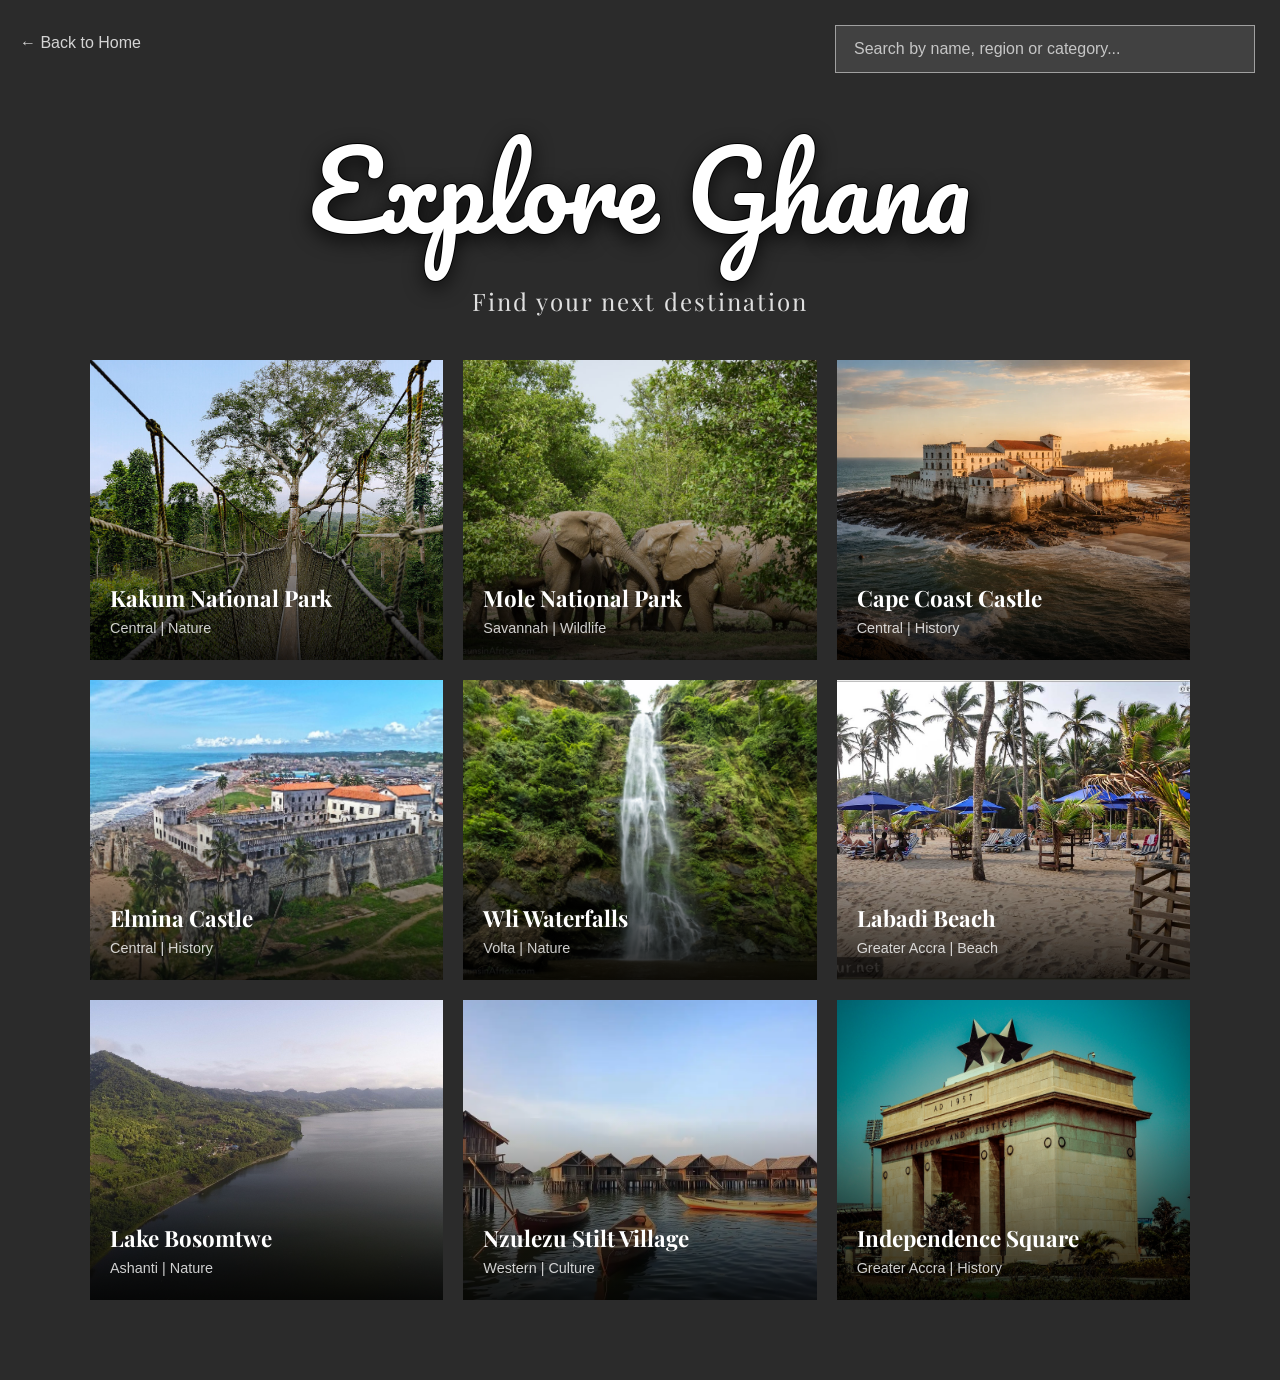
<file: pages/explore.html>
<!doctype html>
<html lang="en">
  <head>
    <meta charset="UTF-8" />
    <meta name="viewport" content="width=device-width, initial-scale=1.0" />
    <title>Explore | Ghana Travel Explorer</title>
    <link
      href="https://fonts.googleapis.com/css2?family=Pacifico&family=Playfair+Display:wght@700&display=swap"
      rel="stylesheet"
    />
    <link rel="stylesheet" href="../css/style.css" />
  </head>
  <body class="explore">
    <a href="../index.html" class="back-link">&larr; Back to Home</a>

    <header class="doc-title">
      <h1>Explore Ghana</h1>
      <p class="subtitle">Find your next destination</p>
    </header>

    <main>
      <div class="controls">
        <input
          type="text"
          id="search"
          placeholder="Search by name, region or category..."
        />
      </div>
      <div id="destination-grid" class="explore-grid"></div>
    </main>

    <script src="../js/data.js"></script>
    <script src="../js/explore.js"></script>
  </body>
</html>
</file>
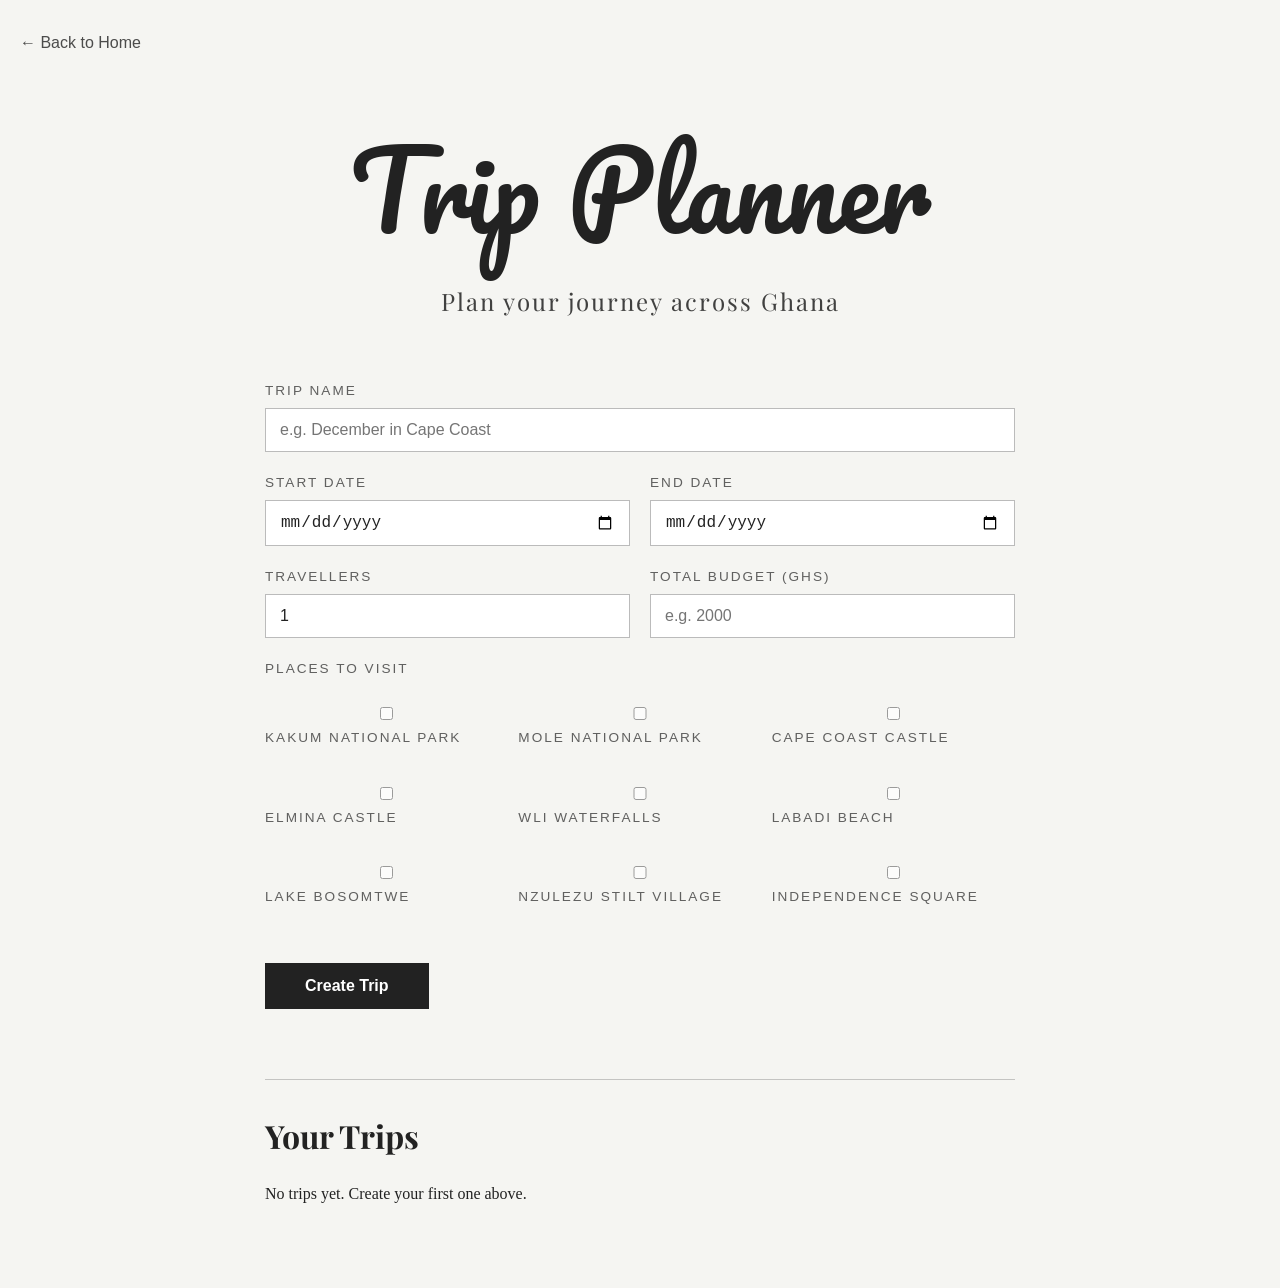
<file: pages/planner.html>
<!doctype html>
<html lang="en">
  <head>
    <meta charset="UTF-8" />
    <meta name="viewport" content="width=device-width, initial-scale=1.0" />
    <title>Trip Planner | Ghana Travel Explorer</title>
    <link
      href="https://fonts.googleapis.com/css2?family=Pacifico&family=Playfair+Display:wght@700&display=swap"
      rel="stylesheet"
    />
    <link rel="stylesheet" href="../css/style.css" />
  </head>
  <body class="planner">
    <a href="../index.html" class="back-link">&larr; Back to Home</a>

    <header class="doc-title">
      <h1>Trip Planner</h1>
      <p class="subtitle">Plan your journey across Ghana</p>
    </header>

    <main class="planner-body">
      <form id="trip-form">
        <label for="trip-name">Trip name</label>
        <input
          type="text"
          id="trip-name"
          placeholder="e.g. December in Cape Coast"
        />

        <div class="row">
          <div>
            <label for="start-date">Start date</label>
            <input type="date" id="start-date" />
          </div>
          <div>
            <label for="end-date">End date</label>
            <input type="date" id="end-date" />
          </div>
        </div>

        <div class="row">
          <div>
            <label for="travellers">Travellers</label>
            <input type="number" id="travellers" min="1" value="1" />
          </div>
          <div>
            <label for="budget">Total budget (GHS)</label>
            <input type="number" id="budget" min="0" placeholder="e.g. 2000" />
          </div>
        </div>

        <label>Places to visit</label>
        <div id="place-options" class="place-options"></div>

        <p id="form-message" class="form-message"></p>
        <button type="submit" class="btn-plan">Create Trip</button>
      </form>

      <section class="saved-trips">
        <h2>Your Trips</h2>
        <div id="trip-list"></div>
      </section>
    </main>

    <script src="../js/data.js"></script>
    <script src="../js/planner.js"></script>
  </body>
</html>
</file>
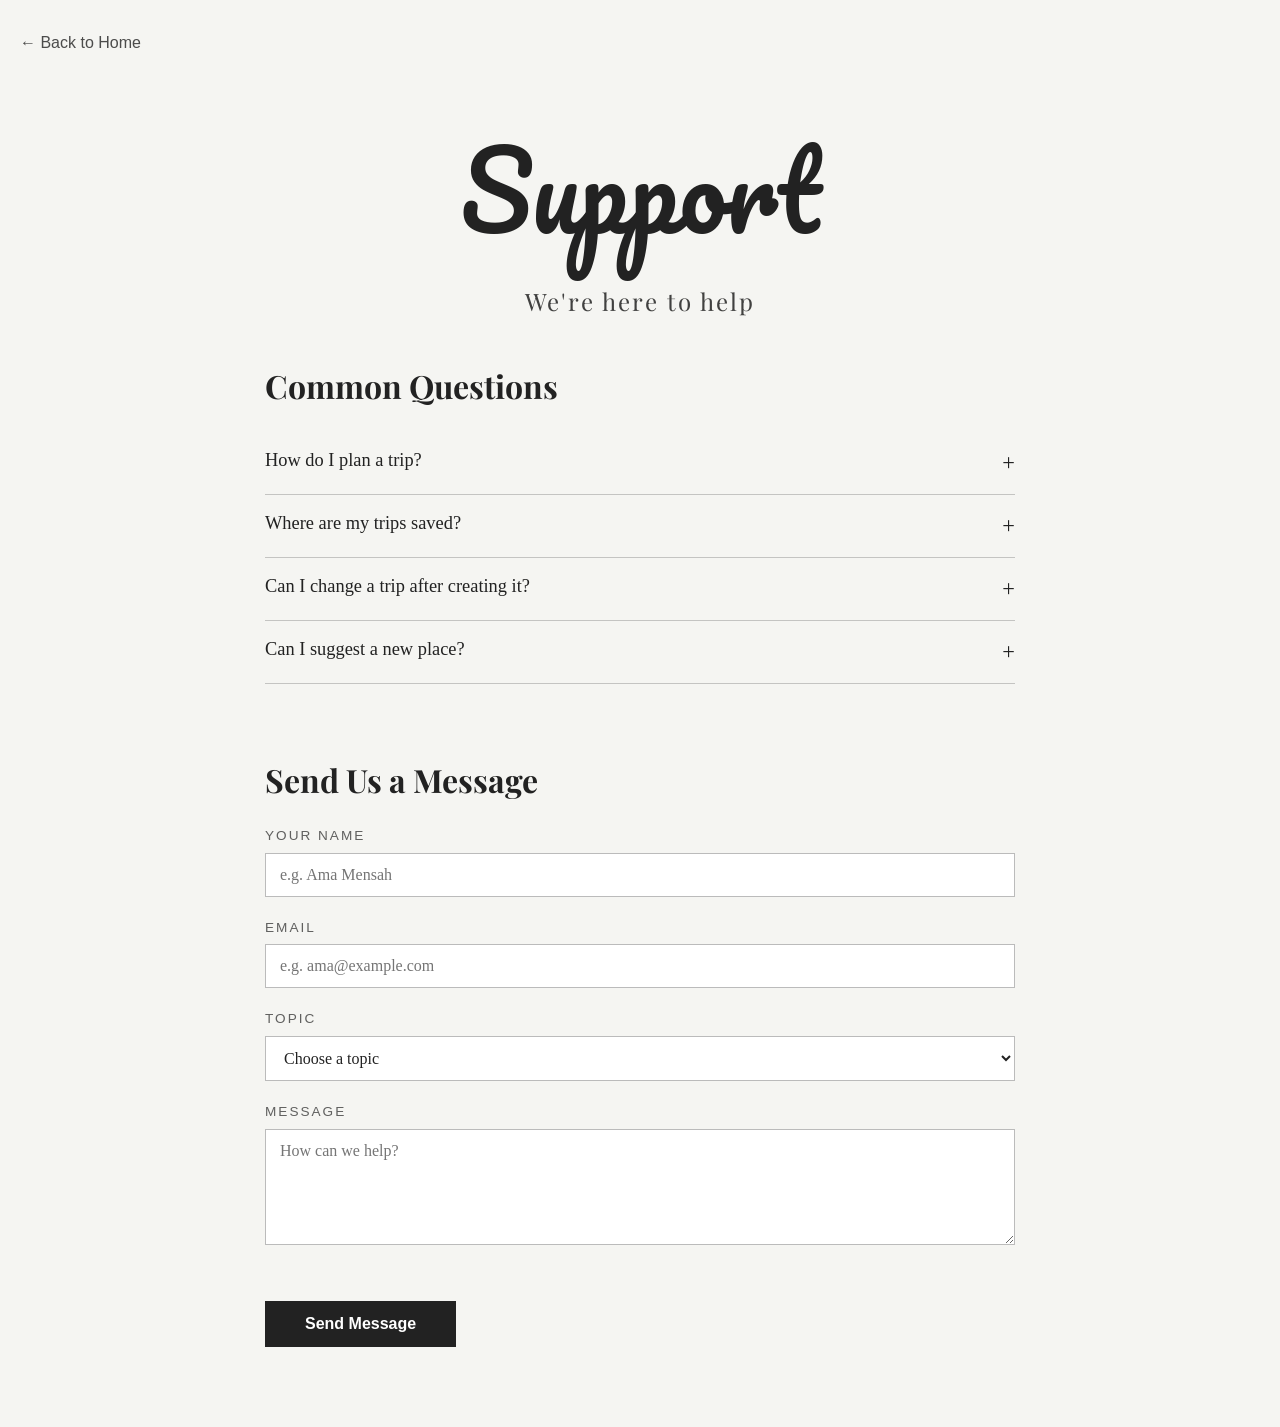
<file: pages/support.html>
<!doctype html>
<html lang="en">
  <head>
    <meta charset="UTF-8" />
    <meta name="viewport" content="width=device-width, initial-scale=1.0" />
    <title>Support | Ghana Travel Explorer</title>
    <link
      href="https://fonts.googleapis.com/css2?family=Pacifico&family=Playfair+Display:wght@700&display=swap"
      rel="stylesheet"
    />
    <link rel="stylesheet" href="../css/style.css" />
  </head>
  <body class="support">
    <a href="../index.html" class="back-link">&larr; Back to Home</a>

    <header class="doc-title">
      <h1>Support</h1>
      <p class="subtitle">We're here to help</p>
    </header>

    <main class="support-body">
      <section class="faq">
        <h2>Common Questions</h2>

        <div class="faq-item">
          <button class="faq-question">How do I plan a trip?</button>
          <p class="faq-answer">
            Open the Trip Planner, give your trip a name, choose your dates,
            travellers and budget, tick the places you want to visit, and click
            Create Trip.
          </p>
        </div>

        <div class="faq-item">
          <button class="faq-question">Where are my trips saved?</button>
          <p class="faq-answer">
            Your trips are saved in your own browser on this device. If you
            clear your browsing data or switch to another device, they will not
            be there.
          </p>
        </div>

        <div class="faq-item">
          <button class="faq-question">
            Can I change a trip after creating it?
          </button>
          <p class="faq-answer">
            Not yet. For now you can delete a trip and create a new one with the
            right details.
          </p>
        </div>

        <div class="faq-item">
          <button class="faq-question">Can I suggest a new place?</button>
          <p class="faq-answer">
            Yes. Send us a message below, choose the Explore topic, and tell us
            which place you would like to see.
          </p>
        </div>
      </section>

      <section class="contact">
        <h2>Send Us a Message</h2>

        <form id="support-form">
          <label for="name">Your name</label>
          <input type="text" id="name" placeholder="e.g. Ama Mensah" />

          <label for="email">Email</label>
          <input type="text" id="email" placeholder="e.g. ama@example.com" />

          <label for="topic">Topic</label>
          <select id="topic">
            <option value="">Choose a topic</option>
            <option value="Trip Planner">Trip Planner</option>
            <option value="Explore">Explore</option>
            <option value="Did You Know">Did You Know</option>
            <option value="Other">Other</option>
          </select>

          <label for="message">Message</label>
          <textarea
            id="message"
            rows="5"
            placeholder="How can we help?"
          ></textarea>

          <p id="support-message" class="form-message"></p>
          <button type="submit" class="btn-plan">Send Message</button>
        </form>
      </section>
    </main>

    <script src="../js/support.js"></script>
  </body>
</html>
</file>
<file: css/style.css>
* {
  margin: 0;
  padding: 0;
  box-sizing: border-box;
}

body {
  font-family: Arial, sans-serif;
  line-height: 1.6;
  color: white;
}
.hero {
  min-height: 100vh;
  display: flex;
  flex-direction: column;
  justify-content: center;
  align-items: center;
  text-align: center;
  padding: 40px 20px;
  background-image: linear-gradient(rgba(0, 0, 0, 0.45), rgba(0, 0, 0, 0.45)),
                    url("../images/independence.webp");
  background-size: cover;
  background-position: center;
}

.hero h1 {
  font-size: 3.5rem;
  color: #ffffff;
  text-shadow: 0 3px 12px rgba(0, 0, 0, 0.6);
}

.hero p {
  margin: 15px 0 40px;
  font-size: 1.2rem;
  color: #ffffff;
  text-shadow: 0 2px 8px rgba(0, 0, 0, 0.6);
}

.menu-box {
  width: 160px;
  padding: 30px 20px;
  background-color: #ffffff;
  border: 1px solid #ddd;
  border-radius: 10px;
  box-shadow: 0 4px 12px rgba(0, 0, 0, 0.1);
  color: #222;
  text-decoration: none;
  font-size: 1.1rem;
  font-weight: bold;
  transition: transform 0.3s, box-shadow 0.3s;
}

.menu-box:hover {
  transform: translateY(-8px);
  box-shadow: 0 12px 25px rgba(0, 0, 0, 0.2);
}


/* Inner pages */
/* Documentary pages */
/* Documentary pages */
body.doc {
  min-height: 100vh;
  padding: 30px 20px 80px;
  background-color: #2b2b2b;
  background-image: linear-gradient(rgba(20, 20, 20, 0.8), rgba(20, 20, 20, 0.8)),
                    url("../images/nkrumah.webp");
  background-size: cover;
  background-position: center top;
  background-attachment: fixed;
  color: white;
  font-family: Georgia, "Times New Roman", serif;
  line-height: 1.8;
}

.back-link {
  display: inline-block;
  color: white;
  font-family: Arial, sans-serif;
  text-decoration: none;
  opacity: 0.8;
}

.back-link:hover {
  opacity: 1;
  text-decoration: underline;
}

.doc-title {
  text-align: center;
  padding: 50px 0 40px;
}

.doc-title h1 {
  font-family: "Pacifico", cursive;
  font-size: clamp(3rem, 10vw, 6.5rem);
  font-weight: normal;
  color: white;
  -webkit-text-stroke: 2px black;
  paint-order: stroke fill;
  text-shadow: 0 6px 20px rgba(0, 0, 0, 0.8);
}

.subtitle {
  margin-top: 10px;
  font-family: "Playfair Display", Georgia, serif;
  font-size: 1.5rem;
  letter-spacing: 2px;
  color: white;
  opacity: 0.85;
}

.doc-body {
  max-width: 800px;
  margin: 0 auto;
}

/* Big numbers */
.stats {
  display: flex;
  flex-wrap: wrap;
  justify-content: space-around;
  gap: 20px;
  margin: 30px 0 60px;
  padding: 30px 0;
  border-top: 1px solid rgba(255, 255, 255, 0.3);
  border-bottom: 1px solid rgba(255, 255, 255, 0.3);
  text-align: center;
}

.stat-number {
  display: block;
  font-family: "Bebas Neue", Impact, sans-serif;
  font-size: 4rem;
  line-height: 1;
  color: white;
}

.stat-label {
  font-family: Arial, sans-serif;
  font-size: 0.85rem;
  text-transform: uppercase;
  letter-spacing: 2px;
  opacity: 0.7;
}

/* Chapters */
.chapter {
  margin-bottom: 50px;
}

.chapter-number {
  font-family: Arial, sans-serif;
  font-size: 0.85rem;
  text-transform: uppercase;
  letter-spacing: 3px;
  opacity: 0.6;
}

.chapter h2 {
  margin-bottom: 15px;
  font-family: "Playfair Display", Georgia, serif;
  font-size: 2.2rem;
  color: white;
}

.chapter p {
  margin-bottom: 15px;
  font-size: 1.15rem;
  opacity: 0.9;
}

/* Big statement */
.pull-text {
  margin: 60px 0;
  padding: 10px 0 10px 25px;
  border-left: 4px solid white;
  font-family: "Playfair Display", Georgia, serif;
  font-size: 2rem;
  line-height: 1.4;
  color: white;
}

/* Timeline */
.timeline {
  list-style: none;
  border-left: 2px solid rgba(255, 255, 255, 0.5);
  padding-left: 25px;
}

.timeline li {
  margin-bottom: 15px;
  font-size: 1.1rem;
}

.timeline strong {
  display: inline-block;
  min-width: 60px;
  font-family: "Bebas Neue", Impact, sans-serif;
  font-size: 1.6rem;
  color: white;
}

/* Castles page background */
body.doc.castles {
  background-image: linear-gradient(rgba(20, 20, 20, 0.8), rgba(20, 20, 20, 0.8)),
                    url("../images/capecoast.webp");
}

/* Previous / Next links */
.page-nav {
  display: flex;
  justify-content: space-between;
  margin-top: 60px;
  padding-top: 20px;
  border-top: 1px solid rgba(255, 255, 255, 0.3);
  font-family: Arial, sans-serif;
}

.page-nav a {
  color: white;
  text-decoration: none;
  opacity: 0.8;
}

.page-nav a:hover {
  opacity: 1;
  text-decoration: underline;
}
/* Pictures inside the story */
.doc-figure {
  margin: 25px 0 35px;
  text-align: center;
}

.doc-figure img {
  max-width: 100%;
  max-height: 450px;
  border: 1px solid rgba(255, 255, 255, 0.4);
}

.doc-figure figcaption {
  margin-top: 10px;
  font-family: Arial, sans-serif;
  font-size: 0.9rem;
  opacity: 0.7;
}

/* Explore page */
body.explore {
  min-height: 100vh;
  padding: 30px 20px 80px;
  background-color: #2b2b2b;
  color: white;
  font-family: Georgia, "Times New Roman", serif;
}

.explore-grid {
  display: grid;
  grid-template-columns: repeat(auto-fill, minmax(280px, 1fr));
  gap: 20px;
  max-width: 1100px;
  margin: 0 auto;
}

.tile {
  position: relative;
  display: flex;
  align-items: flex-end;
  height: 300px;
  background-color: #444;
  background-size: cover;
  background-position: center;
  color: white;
  text-decoration: none;
  overflow: hidden;
  transition: transform 0.3s;
}

.tile::after {
  content: "";
  position: absolute;
  inset: 0;
  background: linear-gradient(transparent 40%, rgba(0, 0, 0, 0.85));
}

.tile-text {
  position: relative;
  z-index: 1;
  padding: 20px;
}

.tile-text h3 {
  font-family: "Playfair Display", Georgia, serif;
  font-size: 1.4rem;
}

.tile-text p {
  font-family: Arial, sans-serif;
  font-size: 0.9rem;
  opacity: 0.8;
}

.tile:hover {
  transform: scale(1.03);
}
/* Search box, top right */
body.explore {
  position: relative;
}

.controls {
  position: absolute;
  top: 25px;
  right: 25px;
  width: 420px;
}

#search {
  width: 100%;
  padding: 14px 18px;
  background-color: rgba(255, 255, 255, 0.1);
  border: 1px solid rgba(255, 255, 255, 0.5);
  color: white;
  font-size: 1rem;
}

#search::placeholder {
  color: rgba(255, 255, 255, 0.7);
}

.no-results {
  grid-column: 1 / -1;
  text-align: center;
  font-size: 1.2rem;
  opacity: 0.8;
}

/* On small screens, put it back above the tiles */
@media (max-width: 800px) {
  .controls {
    position: static;
    width: 100%;
    margin-bottom: 25px;
  }
}
/* Trip Planner */
body.planner {
  min-height: 100vh;
  padding: 30px 20px 80px;
  background-color: #2b2b2b;
  color: white;
  font-family: Georgia, "Times New Roman", serif;
}

.planner-body {
  max-width: 750px;
  margin: 0 auto;
}

#trip-form label {
  display: block;
  margin: 20px 0 6px;
  font-family: Arial, sans-serif;
  font-size: 0.85rem;
  text-transform: uppercase;
  letter-spacing: 2px;
  opacity: 0.7;
}

#trip-form input {
  width: 100%;
  padding: 12px 14px;
  background-color: rgba(255, 255, 255, 0.1);
  border: 1px solid rgba(255, 255, 255, 0.4);
  color: white;
  font-size: 1rem;
  color-scheme: dark;
}

#trip-form .row {
  display: flex;
  gap: 20px;
}

#trip-form .row > div {
  flex: 1;
}

.place-options {
  display: grid;
  grid-template-columns: repeat(auto-fill, minmax(220px, 1fr));
  gap: 10px;
}

.place-options label {
  display: flex;
  align-items: center;
  gap: 8px;
  margin: 0;
  font-family: Georgia, serif;
  font-size: 1rem;
  text-transform: none;
  letter-spacing: 0;
  opacity: 1;
  cursor: pointer;
}

.place-options input {
  width: auto;
}

.form-message {
  min-height: 24px;
  margin-top: 15px;
  font-family: Arial, sans-serif;
  color: #ff8a8a;
}

.btn-plan {
  margin-top: 10px;
  padding: 14px 40px;
  background-color: white;
  border: none;
  color: #222;
  font-size: 1rem;
  font-weight: bold;
  cursor: pointer;
  transition: opacity 0.3s;
}

.btn-plan:hover {
  opacity: 0.8;
}

.saved-trips {
  margin-top: 70px;
  padding-top: 30px;
  border-top: 1px solid rgba(255, 255, 255, 0.3);
}

.saved-trips h2 {
  margin-bottom: 20px;
  font-family: "Playfair Display", Georgia, serif;
  font-size: 2rem;
}

@media (max-width: 600px) {
  #trip-form .row {
    flex-direction: column;
    gap: 0;
  }
}
/* Trip Planner: light version */
body.planner {
  background-color: #f5f5f2;
  color: #222;
}

body.planner .back-link {
  color: #222;
}

body.planner .doc-title h1 {
  color: #222;
  -webkit-text-stroke: 0;
  text-shadow: none;
}

body.planner .subtitle {
  color: #222;
}

#trip-form input {
  background-color: white;
  border: 1px solid #bbb;
  color: #222;
  color-scheme: light;
}

.btn-plan {
  background-color: #222;
  color: white;
}

body.planner .saved-trips {
  border-top-color: rgba(0, 0, 0, 0.2);
}

.form-message {
  color: #c0392b;
}
/* Support page */
body.support {
  min-height: 100vh;
  padding: 30px 20px 80px;
  background-color: #f5f5f2;
  color: #222;
  font-family: Georgia, "Times New Roman", serif;
}

body.support .back-link {
  color: #222;
}

body.support .doc-title h1 {
  color: #222;
  -webkit-text-stroke: 0;
  text-shadow: none;
}

body.support .subtitle {
  color: #222;
}

.support-body {
  max-width: 750px;
  margin: 0 auto;
}

.support-body h2 {
  margin-bottom: 20px;
  font-family: "Playfair Display", Georgia, serif;
  font-size: 2rem;
}

/* Questions */
.faq {
  margin-bottom: 70px;
}

.faq-item {
  border-bottom: 1px solid rgba(0, 0, 0, 0.2);
}

.faq-question {
  display: block;
  width: 100%;
  padding: 18px 0;
  background: none;
  border: none;
  color: #222;
  font-family: Georgia, serif;
  font-size: 1.15rem;
  text-align: left;
  cursor: pointer;
}

.faq-question::after {
  content: "+";
  float: right;
  font-size: 1.4rem;
}

.faq-item.open .faq-question::after {
  content: "\2212";
}

.faq-question:hover {
  opacity: 0.7;
}

.faq-answer {
  display: none;
  padding-bottom: 18px;
  line-height: 1.7;
}

.faq-item.open .faq-answer {
  display: block;
}

/* Form */
#support-form label {
  display: block;
  margin: 20px 0 6px;
  font-family: Arial, sans-serif;
  font-size: 0.85rem;
  text-transform: uppercase;
  letter-spacing: 2px;
  opacity: 0.7;
}

#support-form input,
#support-form select,
#support-form textarea {
  width: 100%;
  padding: 12px 14px;
  background-color: white;
  border: 1px solid #bbb;
  color: #222;
  font-family: Georgia, serif;
  font-size: 1rem;
}

#support-form textarea {
  resize: vertical;
}
</file>
